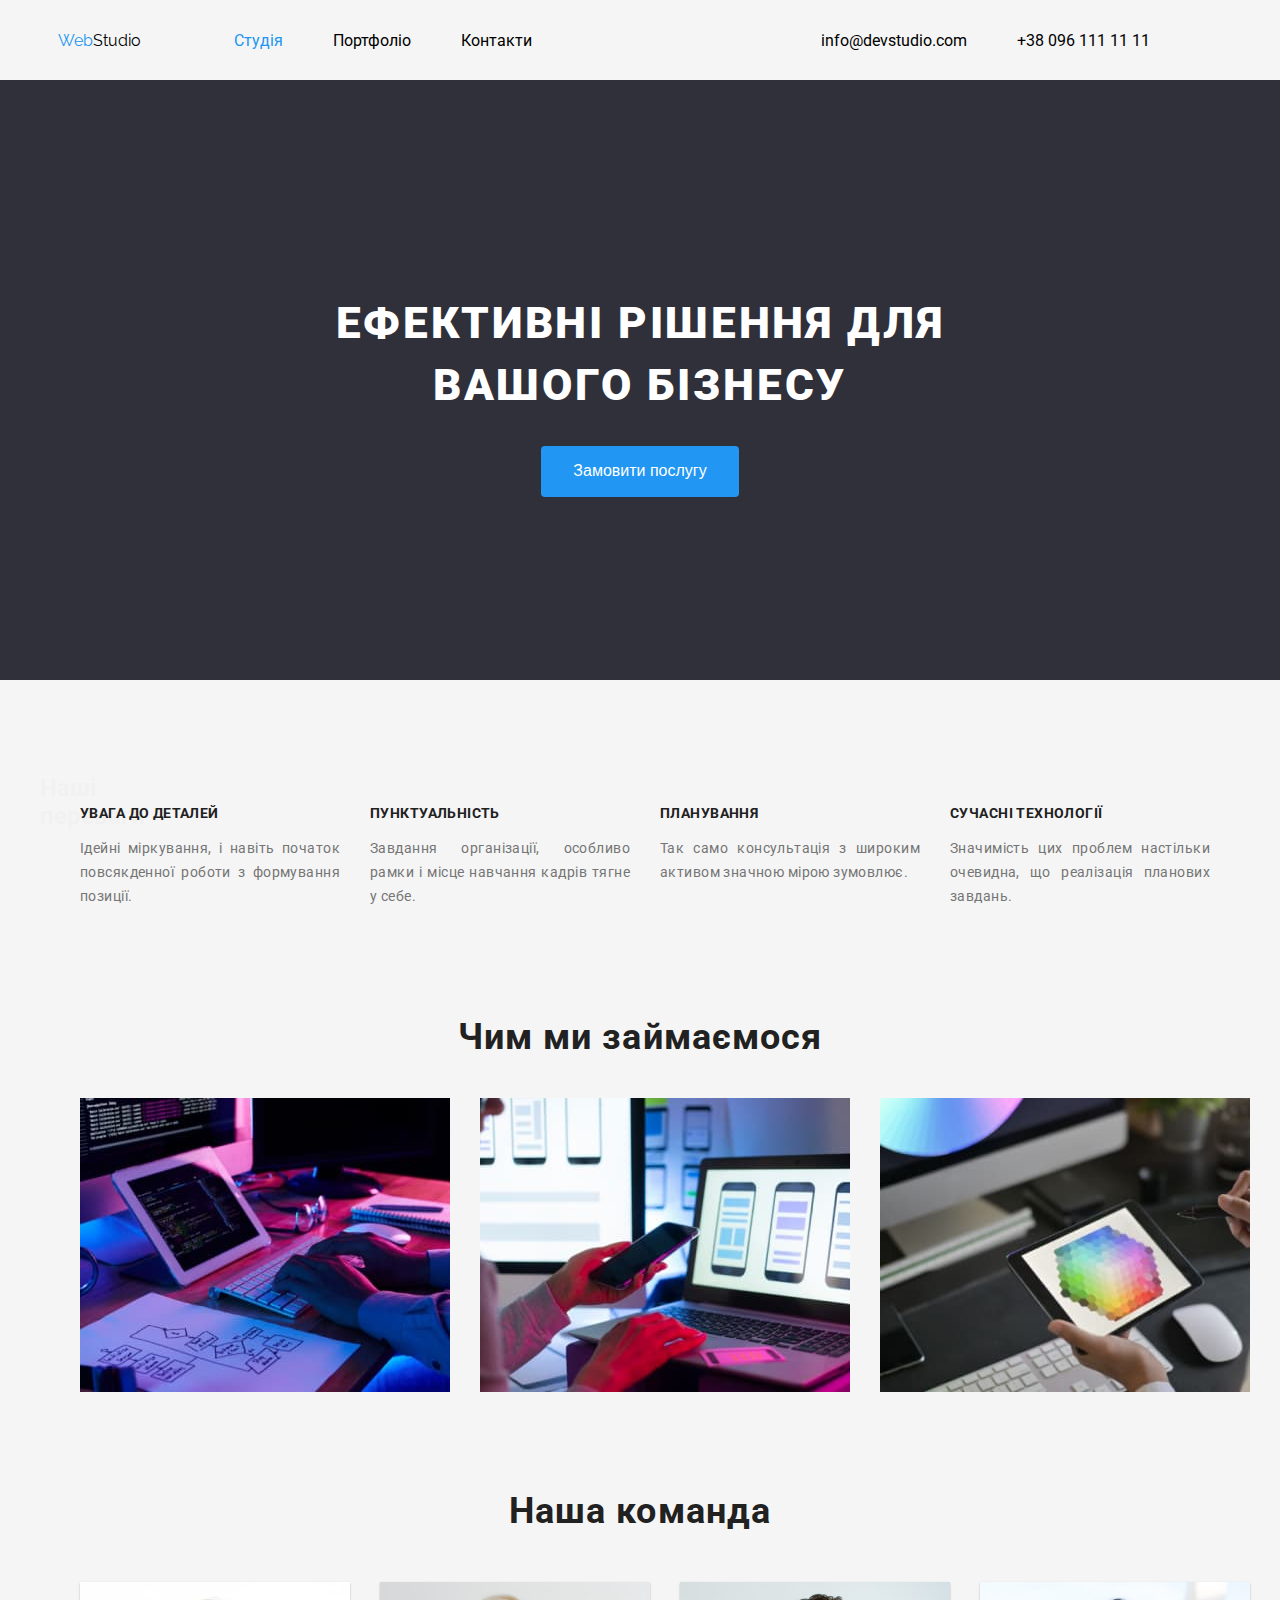
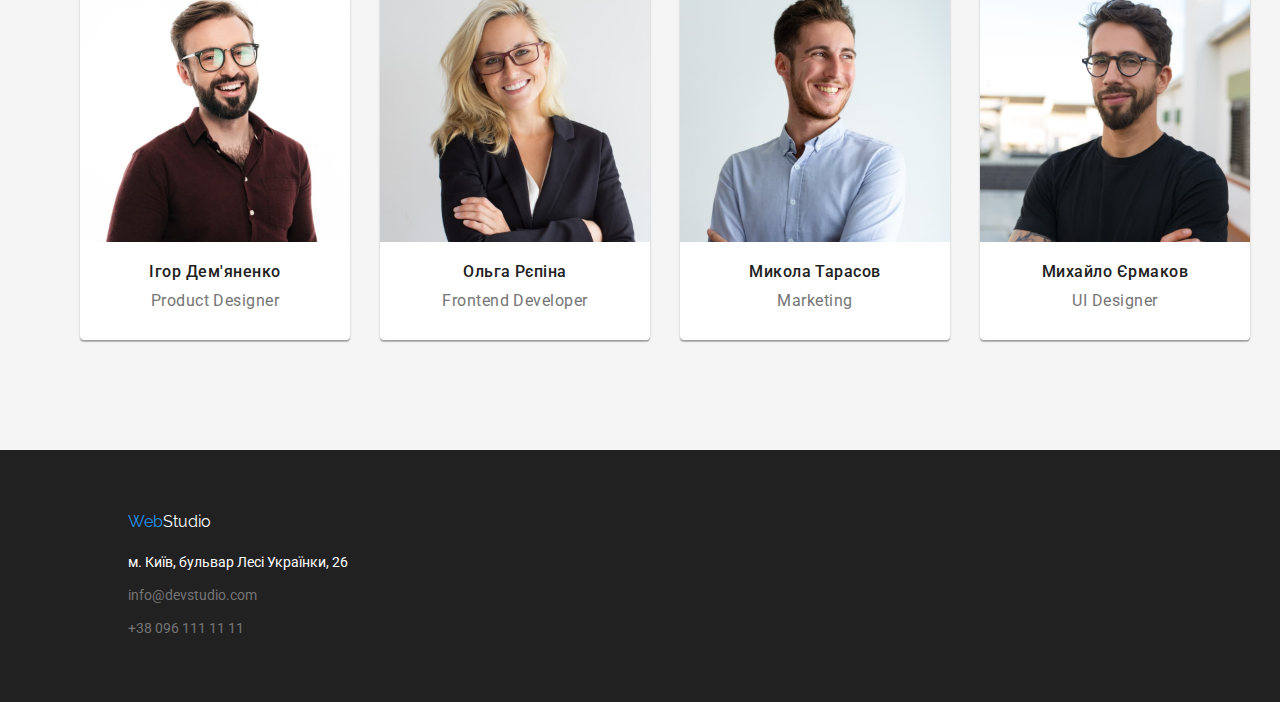
<file: index.html>
<!DOCTYPE html>
<html lang="uk">

<head>
  <meta charset="UTF-8">
  <meta http-equiv="X-UA-Compatible" content="IE=edge">
  <meta name="viewport" content="width=device-width, initial-scale=1.0">
  <link rel="preconnect" href="https://fonts.googleapis.com">
  <link rel="preconnect" href="https://fonts.gstatic.com" crossorigin>
  <link
    href="https://fonts.googleapis.com/css2?family=Oleo+Script&family=Raleway:wght@700&family=Roboto:wght@400;500;700;900&display=swap"
    rel="stylesheet">
  <link rel="stylesheet" href="./css/styles.css">
  <title>WebStudio</title>
</head>

<body>
  <header class="header">
    <div class="logo-and-nav">
      <a href="./index.html" class="logo"><span class="logo-blue-text">Web</span>Studio</a>
      <nav class="nav">
        <ul class="site-navigation-links">
          <li><a href="#" class="active-link">Студія</a></li>
          <li><a href="./portfolio.html" class="inactive-link">Портфоліо</a></li>
          <li><a href="#" class="inactive-link">Контакти</a></li>
        </ul>
      </nav>
    </div>
    <div class="owner-links">
      <ul class="header-owner-links">
        <li><a href="mailto:info@devstudio.com" class="contact-link">info@devstudio.com</a></li>
        <li><a href="tel:+380961111111" class="contact-link">+38 096 111 11 11</a></li>
      </ul>
    </div>

  </header>
  <main>
    <section class="hero">
      <div>
        <h1>
          Ефективні рішення для вашого бізнесу
        </h1>
        <button type="button">Замовити послугу</button>
      </div>

    </section>
    <section class="section-main actions">
      <h2>Наші переваги</h2> <!-- скритий заголовок -->
      <ul>
        <li>
          <h3>
            УВАГА ДО ДЕТАЛЕЙ
          </h3>
          <p>Ідейні міркування, і навіть початок повсякденної роботи з формування позиції.</p>
        </li>
        <li>
          <h3>
            ПУНКТУАЛЬНІСТЬ </h3>
          <p>Завдання організації, особливо рамки і місце навчання кадрів тягне у себе.</p>
        </li>
        <li>
          <h3>
            ПЛАНУВАННЯ
          </h3>
          <p>Так само консультація з широким активом значною мірою зумовлює.</p>
        </li>
        <li>
          <h3>
            СУЧАСНІ ТЕХНОЛОГІЇ
          </h3>
          <p>Значимість цих проблем настільки очевидна, що реалізація планових завдань.</p>
        </li>
      </ul>
    </section>
    <section class="section-main tasks">
      <h2>
        Чим ми займаємося
      </h2>
      <ul>
        <li>
          <img src="./images/tablet.jpg" alt="Адаптація для мобільних пристроїв" width="370">
        </li>
        <li>
          <img src="./images/n-book.jpg" alt="Адаптація для ноут буків" width="370">
        </li>
        <li>
          <img src="./images/pc.jpg" alt="Адаптація для комп'ютерів" width="370">
        </li>
      </ul>
    </section>
    <section class="section-main tasks team">
      <h2>Наша команда</h2>
      <ul>
        <li>
          <img src="./images/igor-demianenko.jpg" alt="Ігор Дем'яненко" width="270">
          <h3>Ігор Дем'яненко</h3>
          <p>Product Designer</p>
        </li>
        <li>
          <img src="./images/olga-repina.jpg" alt="Ольга Рєпіна" width="270">
          <h3>Ольга Рєпіна</h3>
          <p>Frontend Developer</p>
        </li>
        <li>
          <img src="./images/mykola-tarasov.jpg" alt="Микола Тарасов" width="270">
          <h3>Микола Тарасов</h3>
          <p>Marketing</p>
        </li>
        <li>
          <img src="./images/mykhailo-ermakov.jpg" alt="Михайло Єрмаков" width="270">
          <h3>Михайло Єрмаков</h3>
          <p>UI Designer</p>
        </li>
      </ul>
    </section>
  </main>
  <footer class="footer-content">
    <div>
      <div class="addr-logo-middle">
        <a class="logo" href="./index.html"><span class="logo-blue-text">Web</span>Studio</a>
        <address>
          <ul>
            <li>м. Київ, бульвар Лесі Українки, 26</li>
            <li><a class="links-address" href="mailto:info@devstudio.com">info@devstudio.com</a></li>
            <li><a class="links-address" href="tel:+380961111111">+38 096 111 11 11</a>
            </li>
          </ul>
        </address>
      </div>

    </div>
  </footer>
</body>

</html>
</file>
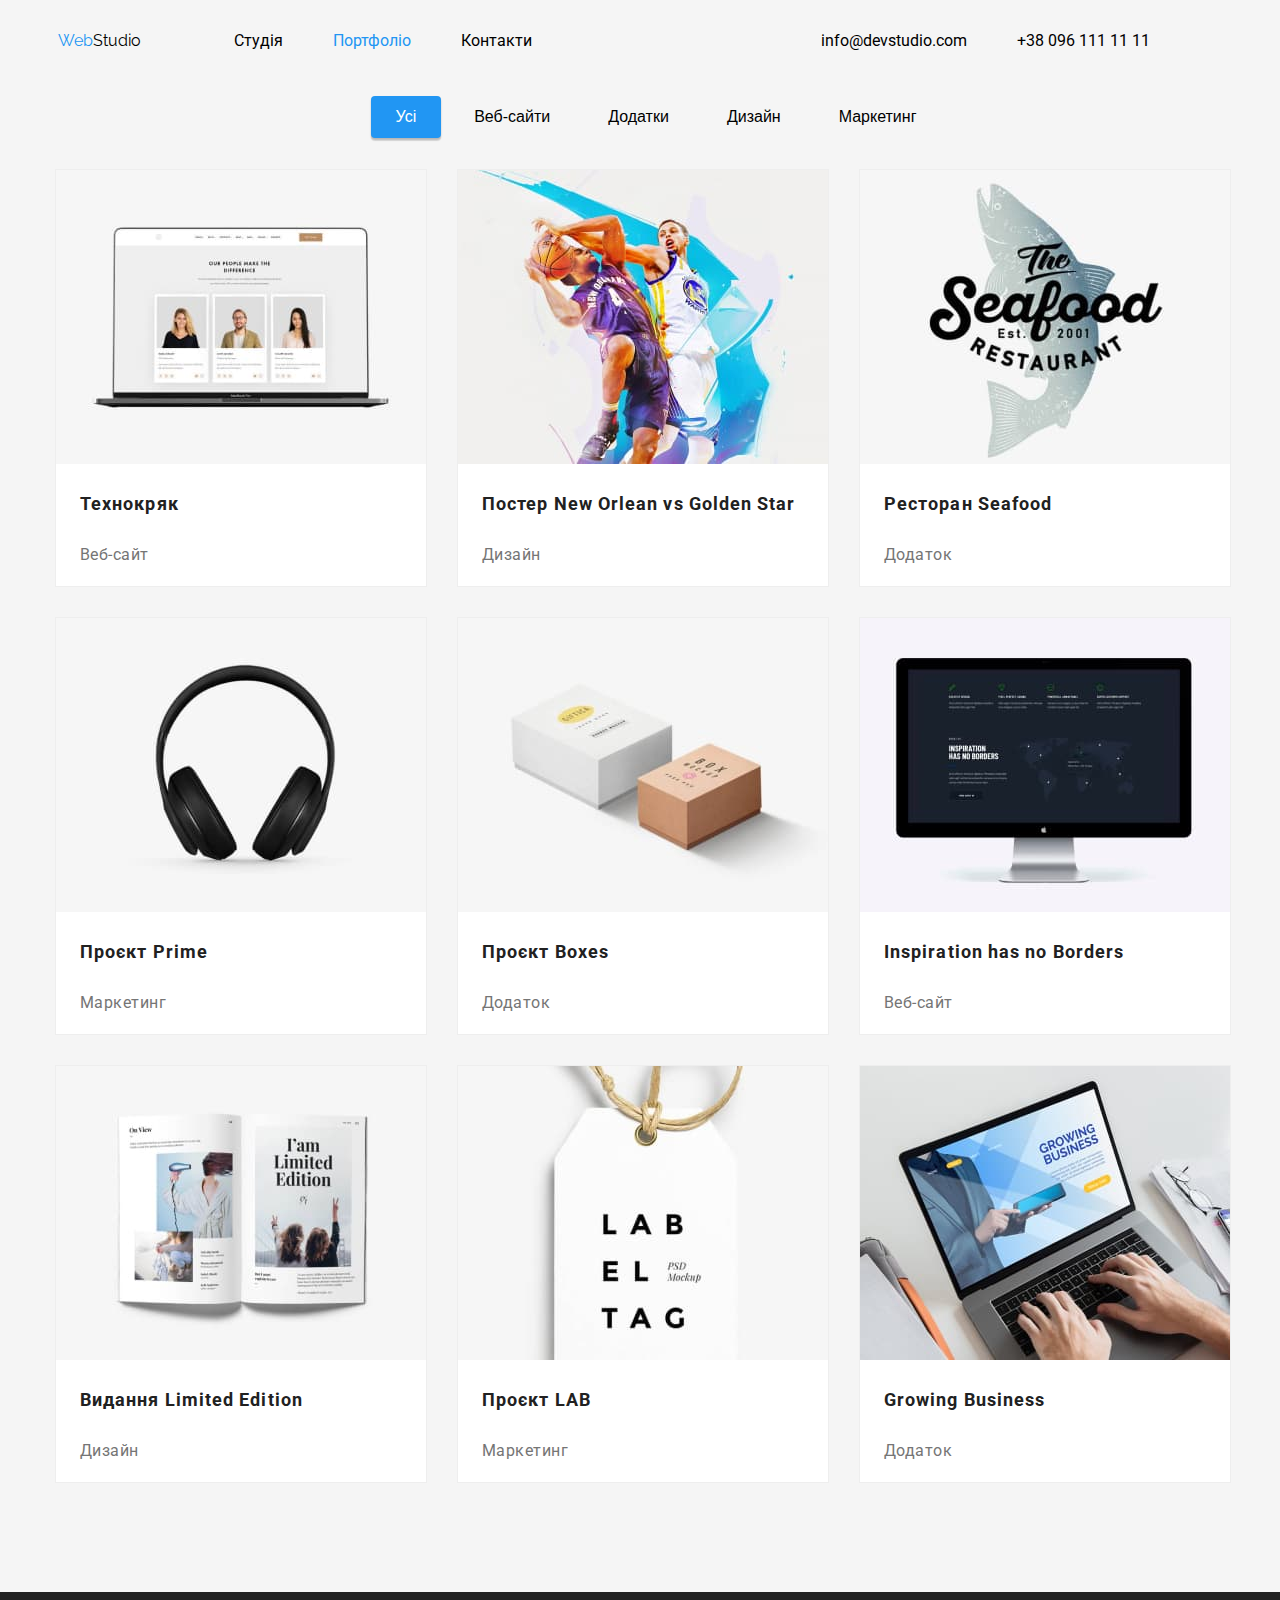
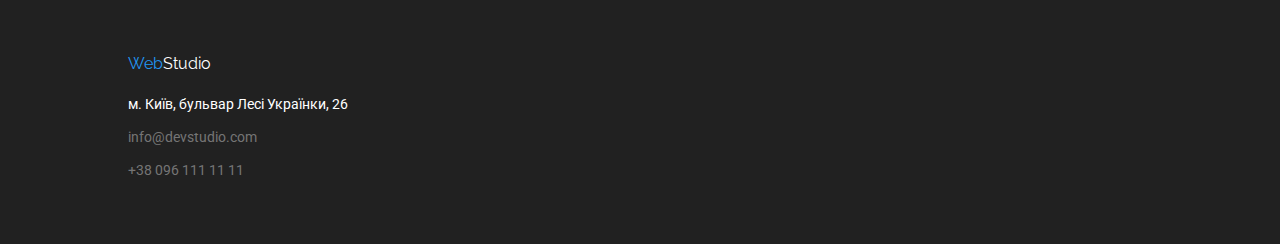
<file: portfolio.html>
<!DOCTYPE html>
<html lang="uk">

<head>
  <meta charset="UTF-8">
  <meta http-equiv="X-UA-Compatible" content="IE=edge">
  <meta name="viewport" content="width=device-width, initial-scale=1.0">
  <link rel="preconnect" href="https://fonts.googleapis.com">
  <link rel="preconnect" href="https://fonts.gstatic.com" crossorigin>
  <link
    href="https://fonts.googleapis.com/css2?family=Oleo+Script&family=Raleway:wght@700&family=Roboto:wght@400;500;700;900&display=swap"
    rel="stylesheet">
  <link rel="stylesheet" href="./css/styles.css">
  <title>Portfolio</title>
</head>

<body style="text-align: center;">
  <header class="header">
    <div class="logo-and-nav">
      <a href="./index.html" class="logo"><span class="logo-blue-text">Web</span>Studio</a>
      <nav class="nav">
        <ul class="site-navigation-links">
          <li><a href="./index.html" class="inactive-link">Студія</a></li>
          <li><a href="#" class="active-link">Портфоліо</a></li>
          <li><a href="#" class="inactive-link">Контакти</a></li>
        </ul>
      </nav>
    </div>
    <div class="owner-links">
      <ul class="header-owner-links">
        <li><a href="mailto:info@devstudio.com" class="contact-link">info@devstudio.com</a></li>
        <li><a href="tel:+380961111111" class="contact-link">+38 096 111 11 11</a></li>
      </ul>
    </div>

  </header>
  <main>
    <section class="examples">
      <div>
        <ul class="filter">
          <li> <button type="button" class="active">Усі</button></li>
          <li> <button type="button" class="inactive">Веб-сайти</button></li>
          <li> <button type="button" class="inactive">Додатки</button></li>
          <li> <button type="button" class="inactive">Дизайн</button></li>
          <li> <button type="button" class="inactive">Маркетинг</button></li>
        </ul>
      </div>

      <ul class="content">
        <li>
          <img src="./images/techno-crack.jpg" alt="Ноутбук із зображенням головної сторінки проекту Технокряк"
            width="370">
          <h3>Технокряк</h3>
          <p>Веб-сайт</p>
        </li>
        <li>
          <img src="./images/poster-new-orlean.jpg" alt="Постер New Orlean vs Golden Star" width="370">
          <h3>Постер New Orlean vs Golden Star</h3>
          <p>Дизайн</p>
        </li>
        <li>
          <img src="./images/sea-food.jpg" alt="Логотип ресторану Seafood" width="370">
          <h3>Ресторан Seafood</h3>
          <p>Додаток</p>
        </li>
        <li>
          <img src="./images/head-phones.jpg" alt="Навушники" width="370">
          <h3>Проєкт Prime</h3>
          <p>Маркетинг</p>
        </li>
        <li>
          <img src="./images/boxes.jpg" alt="Коробки з картону стилізовані згідно замовлення" width="370">
          <h3>Проєкт Boxes</h3>
          <p>Додаток</p>
        </li>
        <li>
          <img src="./images/imac.jpg" alt="iMac із контентом сайту на екрані" width="370">
          <h3>Inspiration has no Borders</h3>
          <p>Веб-сайт</p>
        </li>
        <li>
          <img src="./images/broshure.jpg" alt="Брошура з контентом згідно замовлення" width="370">
          <h3>Видання Limited Edition</h3>
          <p>Дизайн</p>
        </li>
        <li>
          <img src="./images/lab-el-tag.jpg" alt="Стикер з написом LAB EL TAG" width="370">
          <h3>Проєкт LAB</h3>
          <p>Маркетинг</p>
        </li>
        <li>
          <img src="./images/notebook-on-desktop.jpg" alt="Ноутбук із контентом додатку на екрані" width="370">
          <h3>Growing Business</h3>
          <p>Додаток</p>
        </li>
      </ul>
    </section>
  </main>
  <footer class="footer-content">
    <div>
      <div class="addr-logo-middle">
        <a href="./index.html" class="logo"><span class="logo-blue-text">Web</span>Studio</a>
        <address>
          <ul>
            <li>м. Київ, бульвар Лесі Українки, 26</li>
            <li><a class="links-address" href="mailto:info@devstudio.com">info@devstudio.com</a></li>
            <li><a class="links-address" href="tel:+380961111111">+38 096 111 11 11</a>
            </li>
          </ul>
        </address>
      </div>

    </div>
  </footer>
</body>

</html>
</file>
<file: css/styles.css>
:root {
  --logo-hero-text-color: #000;
  --examples-border-color: #eee;
  --frame-hero-background-color: #2F303A;
  --logo-and-buttonsblue-color: #2196F3;
  --linktel-common-text-color: #757575;
  --text-on-dark-background-color: #fff;
  --titles-color: #212121;
  --footer-addres-links: rgba(255, 255, 255, 0.6);
  --main-background-color: #F5F5F5;
  --buttons-background-onhover-color: #91c8f5;
}

/* raleway 700 - font logo
roboto 400 500 700 900 - font all text
oleo script 700 - logo hover and focus
*/

body {
  font-family: 'Roboto', sans-serif;
  text-align: center;
  margin: 0em auto;
  background-color: var(--main-background-color);
}

ul,
a {
  list-style: none;
  text-decoration: none;
}

h1,
h2,
h3,
h4 {
  color: var(--titles-color);
}

h3 {
  font-weight: 700;
  font-size: 14px;
  line-height: 1.2;
  letter-spacing: 0.03em;
  text-transform: uppercase;
}

p {
  margin-top: 10px;
  font-weight: 400;
  font-size: 16px;
  line-height: 1.2;
  letter-spacing: 0.03em;
  color: var(--linktel-common-text-color);
}

.header,
.header ul {
  margin-block-start: 0;
  margin-block-end: 0;
  padding-inline-start: 0;
  display: flex;
  flex-direction: row;
  justify-content: left;

}

.header {
  width: 100%;
  height: 80px;
}

.logo {
  font-family: 'Raleway', sans-serif;
  margin: 0;
  padding: 0;
  margin-right: 93px;
  color: var(--logo-hero-text-color);
}

.logo>.logo-blue-text {
  color: var(--logo-and-buttonsblue-color);
}

.logo:hover,
.logo:focus {
  font-family: 'Oleo Script', cursive;
  letter-spacing: 0.12em;
  /* color: var(--logo-and-buttonsblue-color); */
}

.header .logo-and-nav {
  height: inherit;
  width: 50%;
  display: flex;
  align-items: center;
  justify-content: center;
  /* border: 4px solid greenyellow; */
}

.header .logo-and-nav li {
  margin-right: 50px;
}

.header .owner-links {
  height: inherit;
  width: 50%;
  display: flex;
  align-items: center;
  justify-content: center;
  /* border: 4px solid green; */
}

.header .header-owner-links li {
  margin-left: 50px;
}

.contact-link:hover,
.contact-link:focus {
  color: var(--logo-and-buttonsblue-color);
}

.contact-link {
  color: inherit;
}

button {
  font-size: 16px;
  line-height: 1.9;
  border-radius: 4px;
  color: var(--text-on-dark-background-color);
}

.actions li {
  width: 270px;
  margin-right: 30px;
  font-weight: 700;
  font-size: 14px;
  line-height: 1.2;
  letter-spacing: 0.03em;
  text-transform: uppercase;
}

.actions p {
  text-align: justify;
  font-weight: 400;
  font-size: 14px;
  line-height: 24px;
  text-transform: none;
  margin-top: 10px;
  color: var(--linktel-common-text-color);
}

.actions h2 {
  padding: 0px;
  margin: 0px;
  width: 1px;
  height: 1px;
  opacity: 0.01;
}

.tasks li {
  margin-right: 30px;
}

.tasks h2 {
  margin-bottom: 40px;
  font-size: 36px;
  line-height: 42px;
  letter-spacing: 0.03em;
}

.tasks p {
  text-align: justify;
}

.team h2 {
  margin-bottom: 50px;
  font-weight: 700;
  font-size: 36px;
  line-height: 42px;
  text-align: center;
  letter-spacing: 0.03em;
}

.team h3 {
  text-transform: none;
  margin-bottom: 10px;
  font-weight: 500;
  font-size: 16px;
  line-height: 1.2;
  text-align: center;
  letter-spacing: 0.03em;
}

.team p {
  padding: 0;
  margin: 0;
  text-transform: none;
  font-size: 16px;
  line-height: 1.2;
  text-align: center;
  letter-spacing: 0.03em;
}


.team {
  padding-bottom: 94px;
}

.team li {
  background-color: var(--text-on-dark-background-color);
  box-shadow: 0px 1px 3px rgba(0, 0, 0, 0.12), 0px 1px 1px rgba(0, 0, 0, 0.14), 0px 2px 1px rgba(0, 0, 0, 0.2);
  border-radius: 0px 0px 4px 4px;
  padding-bottom: 30px;
}

.hero {
  width: 100%;
  height: 600px;
  background-color: var(--frame-hero-background-color);
  color: var(--text-on-dark-background-color);
  display: flex;
  align-items: center;
  justify-content: center
}

.hero div {
  margin: 0;
  width: 696px;
  text-align: center;
}

.hero h1 {
  font-size: 44px;
  line-height: 1.4;
  font-weight: 900;
  color: var(--text-on-dark-background-color);
  margin-bottom: 0px;
  letter-spacing: 0.06em;
  text-transform: uppercase;
}

.hero button {
  background: var(--logo-and-buttonsblue-color);
  margin-top: 30px;
  border: none;
  padding: 10px 32px;
}

.hero button:hover {
  background-color: var(--buttons-background-onhover-color);
  color: var(--linktel-common-text-color);
}

.hero button:active {
  background-color: inherit;
  color: var(--text-on-dark-background-color);
}

.section-main {
  width: 1200px;
  margin: 0 auto;
  margin-top: 94px;
}

.section-main ul {
  display: flex;
  text-align: left;
}

.section-main button {
  padding: 6px 24px;
  margin-right: 8px;
  background: inherit;
  border-radius: 4px;
}
.examples{
  padding-bottom: 94px;
  max-width: 100%;
}
.examples .content {
  margin: 0px auto;
  width: 1260px;
  display: flex;
  flex-direction: row;
  flex-wrap: wrap;
  align-items: flex-end;
}

.examples .content h3 {
  text-transform: none;
  font-weight: 700;
  font-size: 18px;
  line-height: 2;
  letter-spacing: 0.06em;
  margin-left: 24px;
}

.examples .content p {
  text-transform: none;
  font-size: 16px;
  line-height: 30px;
  letter-spacing: 0.03em;
  margin-left: 24px;
}

.examples .content li {
  width: 370px;
  margin: 15px;
  text-transform: none;
  background-color: var(--text-on-dark-background-color);
  border: 1px solid var(--examples-border-color);
  text-align: left;
}

.examples .filter {
  display: flex;
  flex-direction: row;
  align-items: flex-start;
  justify-content: center;
}

.filter .active {
  background-color: var(--logo-and-buttonsblue-color);
  border: none;
  padding: 6px 25px;
  margin-right: 8px;
  box-shadow: 0px 3px 1px rgba(0, 0, 0, 0.1), 0px 1px 2px rgba(0, 0, 0, 0.08), 0px 2px 2px rgba(0, 0, 0, 0.12);
}

.filter .active:hover {
  background-color: var(--buttons-background-onhover-color);
  color: var(--text-on-dark-background-color);
  border: none;
  padding: 6px 25px;
  margin-right: 8px;
  box-shadow: 0px 3px 1px rgba(0, 0, 0, 0.1), 0px 1px 2px rgba(0, 0, 0, 0.08), 0px 2px 2px rgba(0, 0, 0, 0.12);

}

.filter .active:active {
  background-color: yellow;
  color: var(--text-on-dark-background-color);
  border: none;
  padding: 6px 25px;
  margin-right: 8px;
}

.filter .inactive {
  color: #000;
  background-color: inherit;
  margin-right: 8px;
  border: none;
  padding: 6px 25px;
}

.filter .inactive:hover {
  background-color: var(--logo-and-buttonsblue-color);
  color: var(--text-on-dark-background-color);
  box-shadow: 0px 3px 1px rgba(0, 0, 0, 0.1), 0px 1px 2px rgba(0, 0, 0, 0.08), 0px 2px 2px rgba(0, 0, 0, 0.12);

}

.filter .inactive:active {
  background-color: inherit;
  color: var(--titles-color);
}

.inactive-link {
  color: inherit;
  text-decoration: none;
}

.inactive-link:hover,
.inactive-link:focus {
  color: var(--logo-and-buttonsblue-color);
  text-decoration: none;
}


.active-link {
  color: var(--logo-and-buttonsblue-color);
  text-decoration: none;
}
.active-link:hover,
.active-link:focus {
  color: inherit;
  text-decoration: none;
}
.footer-content {
  height: 252px;
  background-color: var(--titles-color);
  color: var(--text-on-dark-background-color);
}

.footer-content .logo,
.footer-content .logo-blue-text {
  margin: 0;
}

.footer-content>div {
  height: inherit;
  text-align: left;
  width: 80%;
  margin: 0 auto;
  padding: 0;
}

.footer-content>div div {
  height: inherit;
  display: table-cell;
  vertical-align: middle;
}

.footer-content ul {
  padding-inline-start: 0px;
  margin: 0;
  margin-top: 20px;
}

.footer-content li {
  font-style: normal;
  text-align: left;
  padding: 0px;
  font-size: 14px;
  line-height: 1.7;
  margin-top: 9px;
}

.footer-content .logo {
  color: var(--text-on-dark-background-color)
}

.footer-content .logo:hover,
.footer-content .logo:focus {
  font-family: 'Oleo Script', cursive;
  letter-spacing: 0.12em;
  line-height: 1.2;
}

.footer-content .links-address {
  color: var(--linktel-common-text-color);
}

.footer-content .links-address:hover,
.footer-content .links-address:focus {
  color: var(--logo-and-buttonsblue-color)
}
</file>
